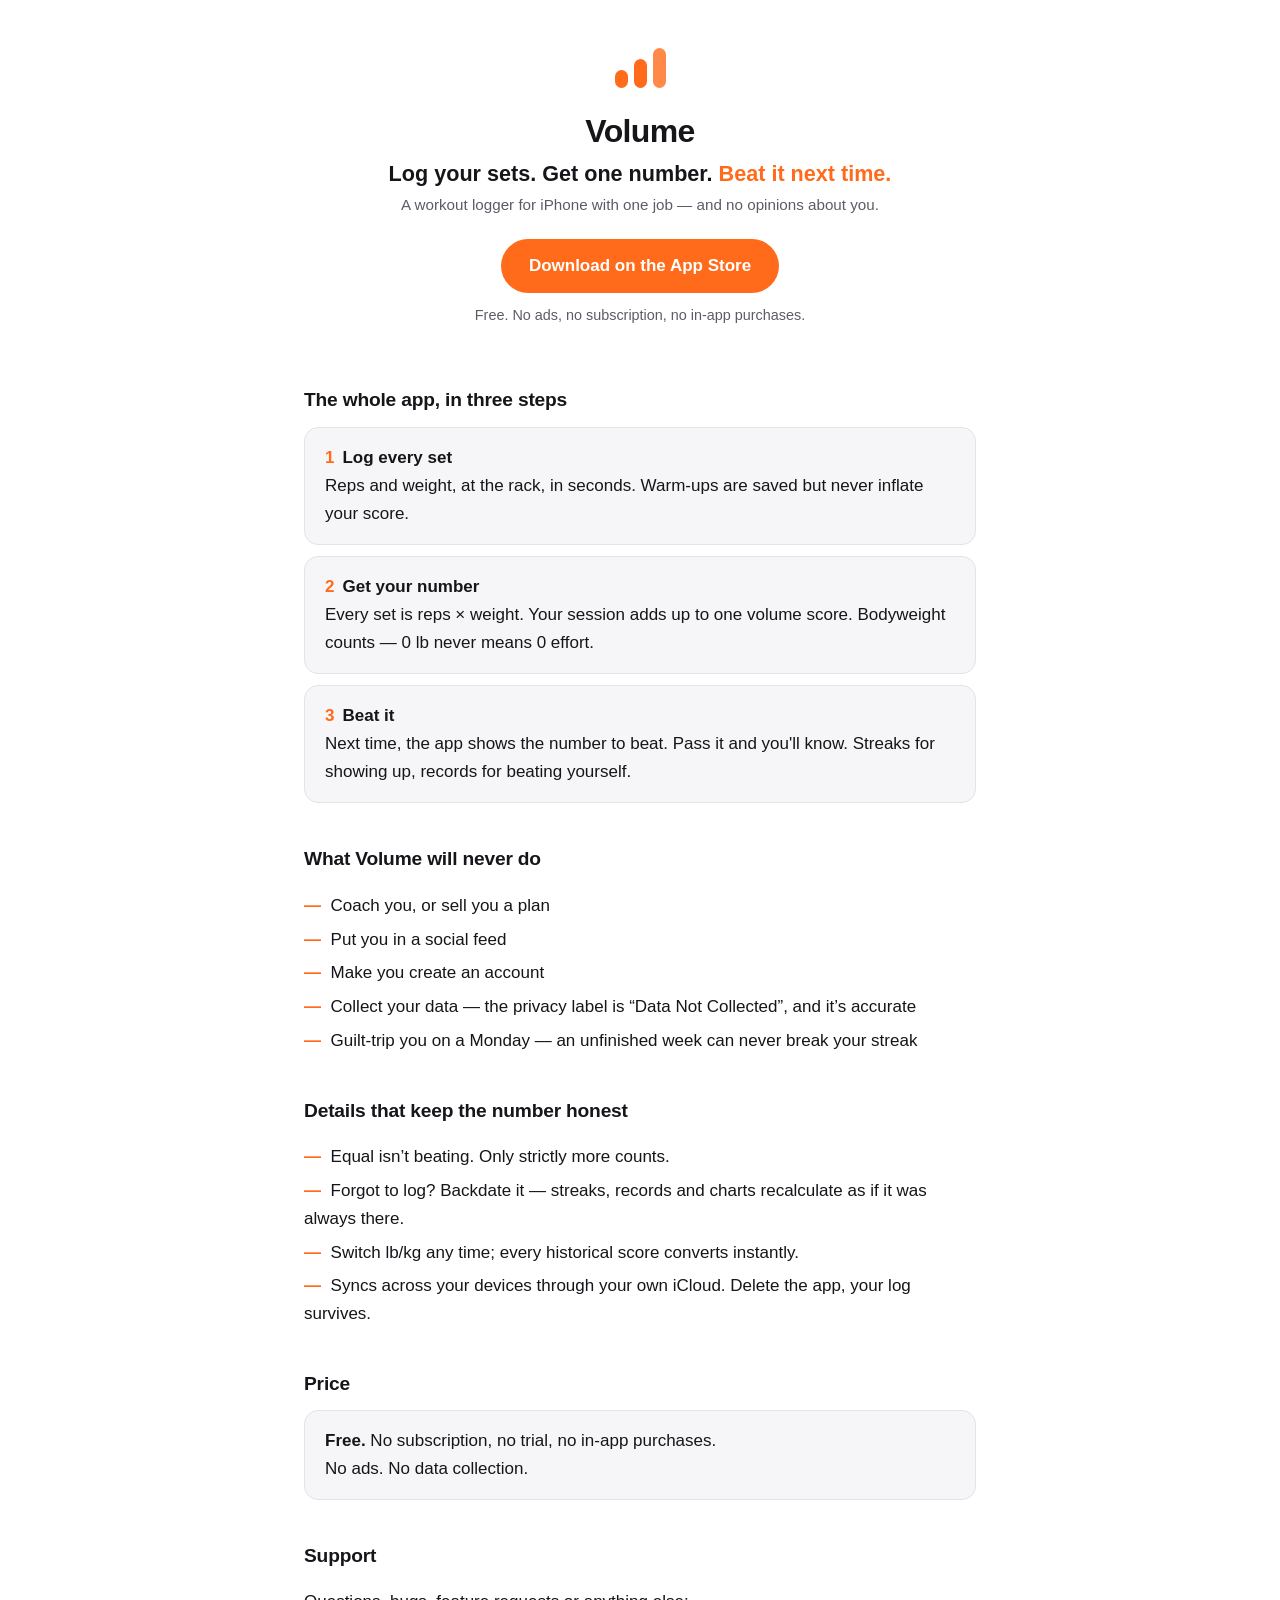
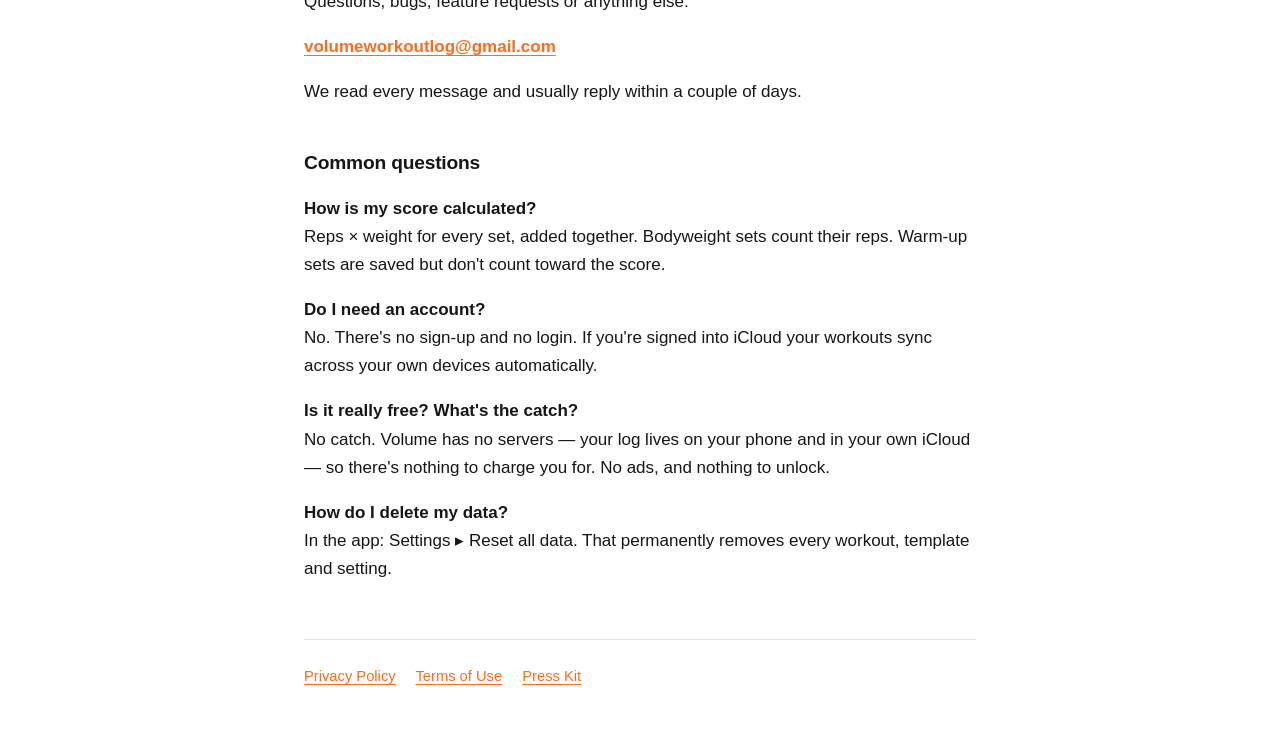
<file: docs/index.html>
<!doctype html>
<html lang="en">
<head>
<meta charset="utf-8">
<meta name="viewport" content="width=device-width, initial-scale=1">
<title>Volume — Log your sets. Get one number. Beat it.</title>
<meta name="description" content="A workout logger for iPhone with one job: tell you if you beat last time. No coaching, no plans, no social feed. Free — no ads, no subscription.">
<meta property="og:title" content="Volume — Workout Log">
<meta property="og:description" content="Log your sets. Get one number. Beat it next time.">
<link rel="stylesheet" href="style.css">
<style>
  .hero { text-align: center; padding: 0.5rem 0 1rem; }
  .hero .logo { justify-content: center; margin-left: auto; margin-right: auto; }
  .tagline { font-size: 1.35rem; font-weight: 650; margin: 0.25rem 0 0; }
  .tagline em { color: var(--accent); font-style: normal; }
  .cta {
    display: inline-block; margin-top: 1.4rem; background: var(--accent); color: #fff;
    padding: 0.8rem 1.75rem; border-radius: 99px; font-weight: 650; text-decoration: none;
  }
  .cta-note { display: block; margin-top: 0.7rem; font-size: 0.9rem; color: var(--muted); }
  .step { background: var(--card); border: 1px solid var(--hairline); border-radius: 14px;
    padding: 1rem 1.25rem; margin: 0.7rem 0; }
  .step b { display: block; }
  .step .n { color: var(--accent); font-weight: 800; margin-right: 0.5rem; }
  ul.nots { list-style: none; padding: 0; }
  ul.nots li::before { content: "—"; color: var(--accent); margin-right: 0.6rem; font-weight: 800; }
</style>
</head>
<body>
<main>
  <div class="hero">
    <div class="logo" aria-hidden="true"><span></span><span></span><span></span></div>
    <h1>Volume</h1>
    <p class="tagline">Log your sets. Get one number. <em>Beat it next time.</em></p>
    <p class="updated" style="margin-bottom:0">A workout logger for iPhone with one job — and no opinions about you.</p>
    <a class="cta" href="https://apps.apple.com/us/app/volume-workout-log/id6793364218">Download on the App&nbsp;Store</a>
    <span class="cta-note">Free. No ads, no subscription, no in-app purchases.</span>
  </div>

  <h2>The whole app, in three steps</h2>
  <div class="step"><b><span class="n">1</span>Log every set</b>
    Reps and weight, at the rack, in seconds. Warm-ups are saved but never inflate your score.</div>
  <div class="step"><b><span class="n">2</span>Get your number</b>
    Every set is reps × weight. Your session adds up to one volume score. Bodyweight counts — 0 lb never means 0 effort.</div>
  <div class="step"><b><span class="n">3</span>Beat it</b>
    Next time, the app shows the number to beat. Pass it and you'll know. Streaks for showing up, records for beating yourself.</div>

  <h2>What Volume will never do</h2>
  <ul class="nots">
    <li>Coach you, or sell you a plan</li>
    <li>Put you in a social feed</li>
    <li>Make you create an account</li>
    <li>Collect your data — the privacy label is “Data Not Collected”, and it’s accurate</li>
    <li>Guilt-trip you on a Monday — an unfinished week can never break your streak</li>
  </ul>

  <h2>Details that keep the number honest</h2>
  <ul class="nots">
    <li>Equal isn’t beating. Only strictly more counts.</li>
    <li>Forgot to log? Backdate it — streaks, records and charts recalculate as if it was always there.</li>
    <li>Switch lb/kg any time; every historical score converts instantly.</li>
    <li>Syncs across your devices through your own iCloud. Delete the app, your log survives.</li>
  </ul>

  <h2>Price</h2>
  <div class="lede">
    <p style="margin:0"><strong>Free.</strong> No subscription, no trial, no in-app purchases.<br>
    No ads. No data collection.</p>
  </div>

  <h2 id="support">Support</h2>
  <p>Questions, bugs, feature requests or anything else:</p>
  <p><strong><a href="mailto:volumeworkoutlog@gmail.com">volumeworkoutlog@gmail.com</a></strong></p>
  <p>We read every message and usually reply within a couple of days.</p>

  <h2>Common questions</h2>

  <p><strong>How is my score calculated?</strong><br>
  Reps × weight for every set, added together. Bodyweight sets count their reps. Warm-up
  sets are saved but don't count toward the score.</p>

  <p><strong>Do I need an account?</strong><br>
  No. There's no sign-up and no login. If you're signed into iCloud your workouts sync
  across your own devices automatically.</p>

  <p><strong>Is it really free? What's the catch?</strong><br>
  No catch. Volume has no servers — your log lives on your phone and in your own iCloud —
  so there's nothing to charge you for. No ads, and nothing to unlock.</p>

  <p><strong>How do I delete my data?</strong><br>
  In the app: Settings ▸ Reset all data. That permanently removes every workout, template
  and setting.</p>

  <footer>
    <a href="privacy.html">Privacy Policy</a>
    <a href="terms.html">Terms of Use</a>
    <a href="press.html">Press Kit</a>
  </footer>
</main>
</body>
</html>
</file>
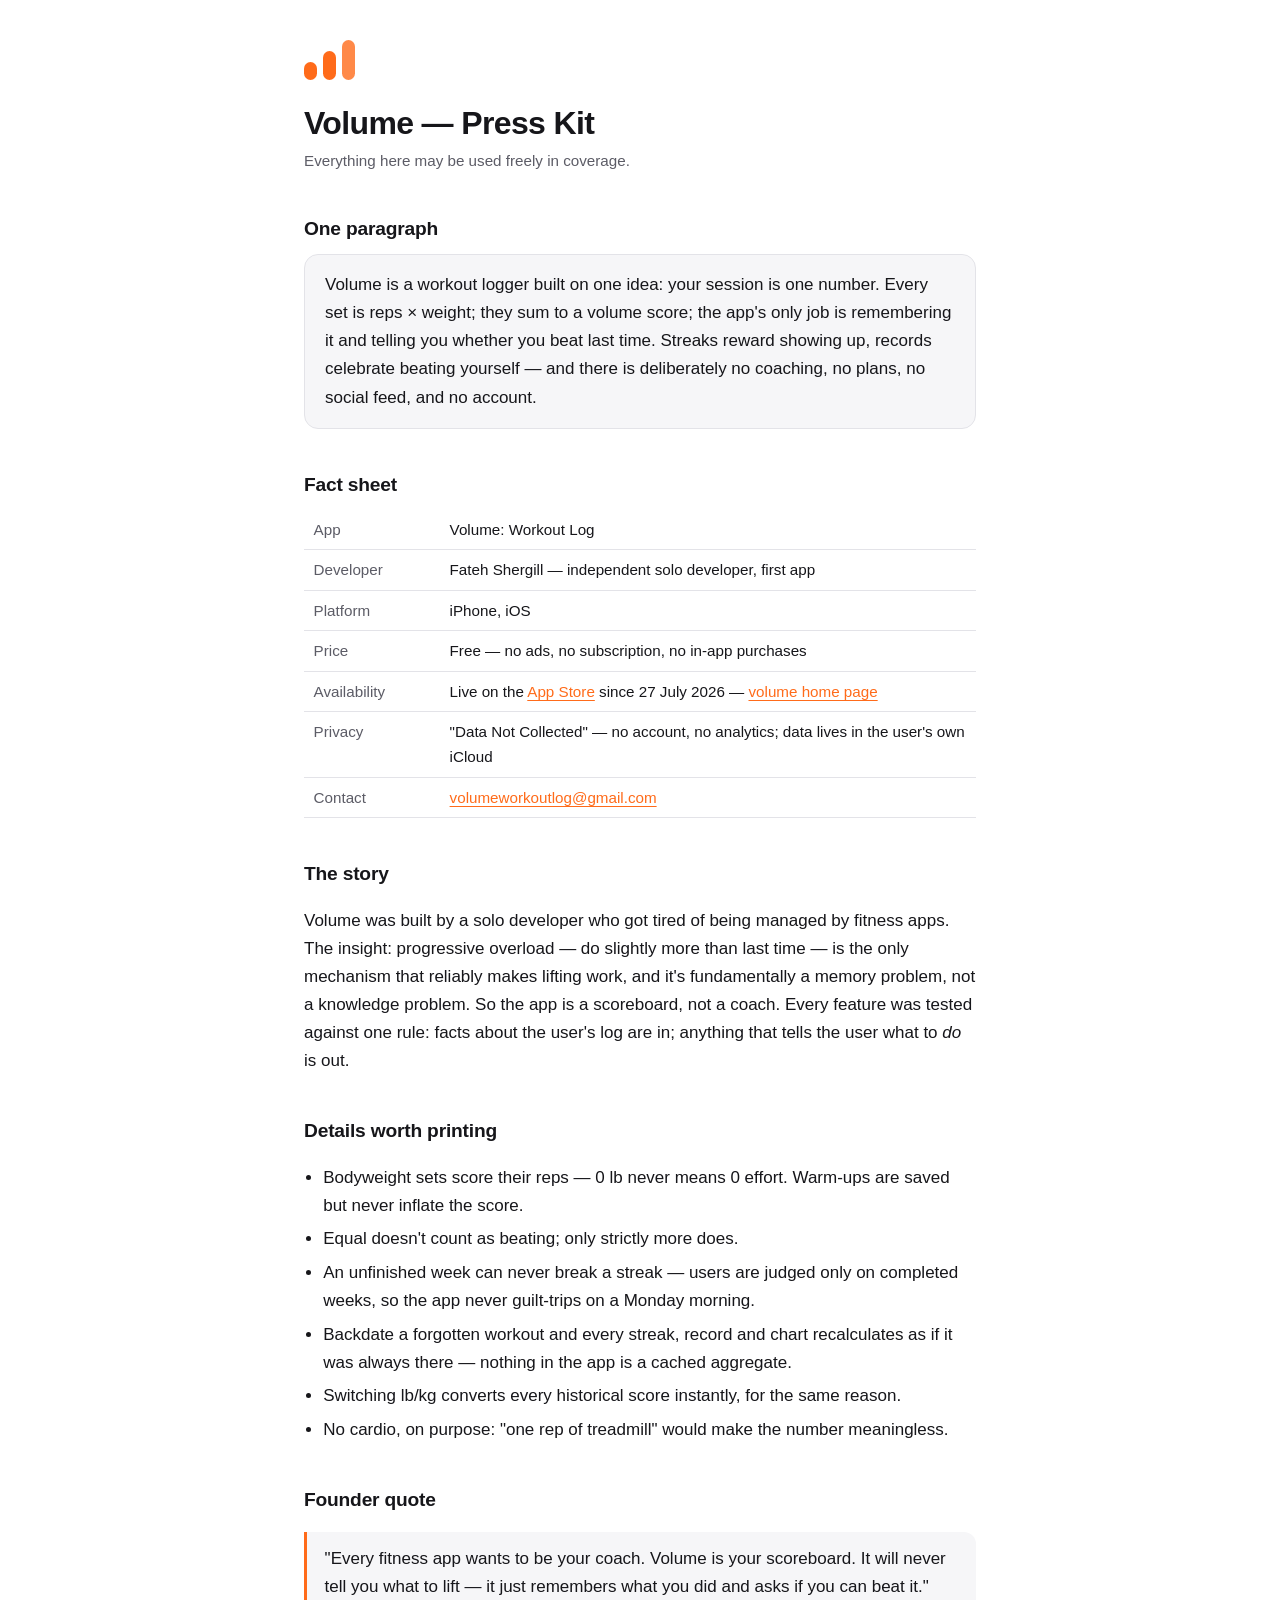
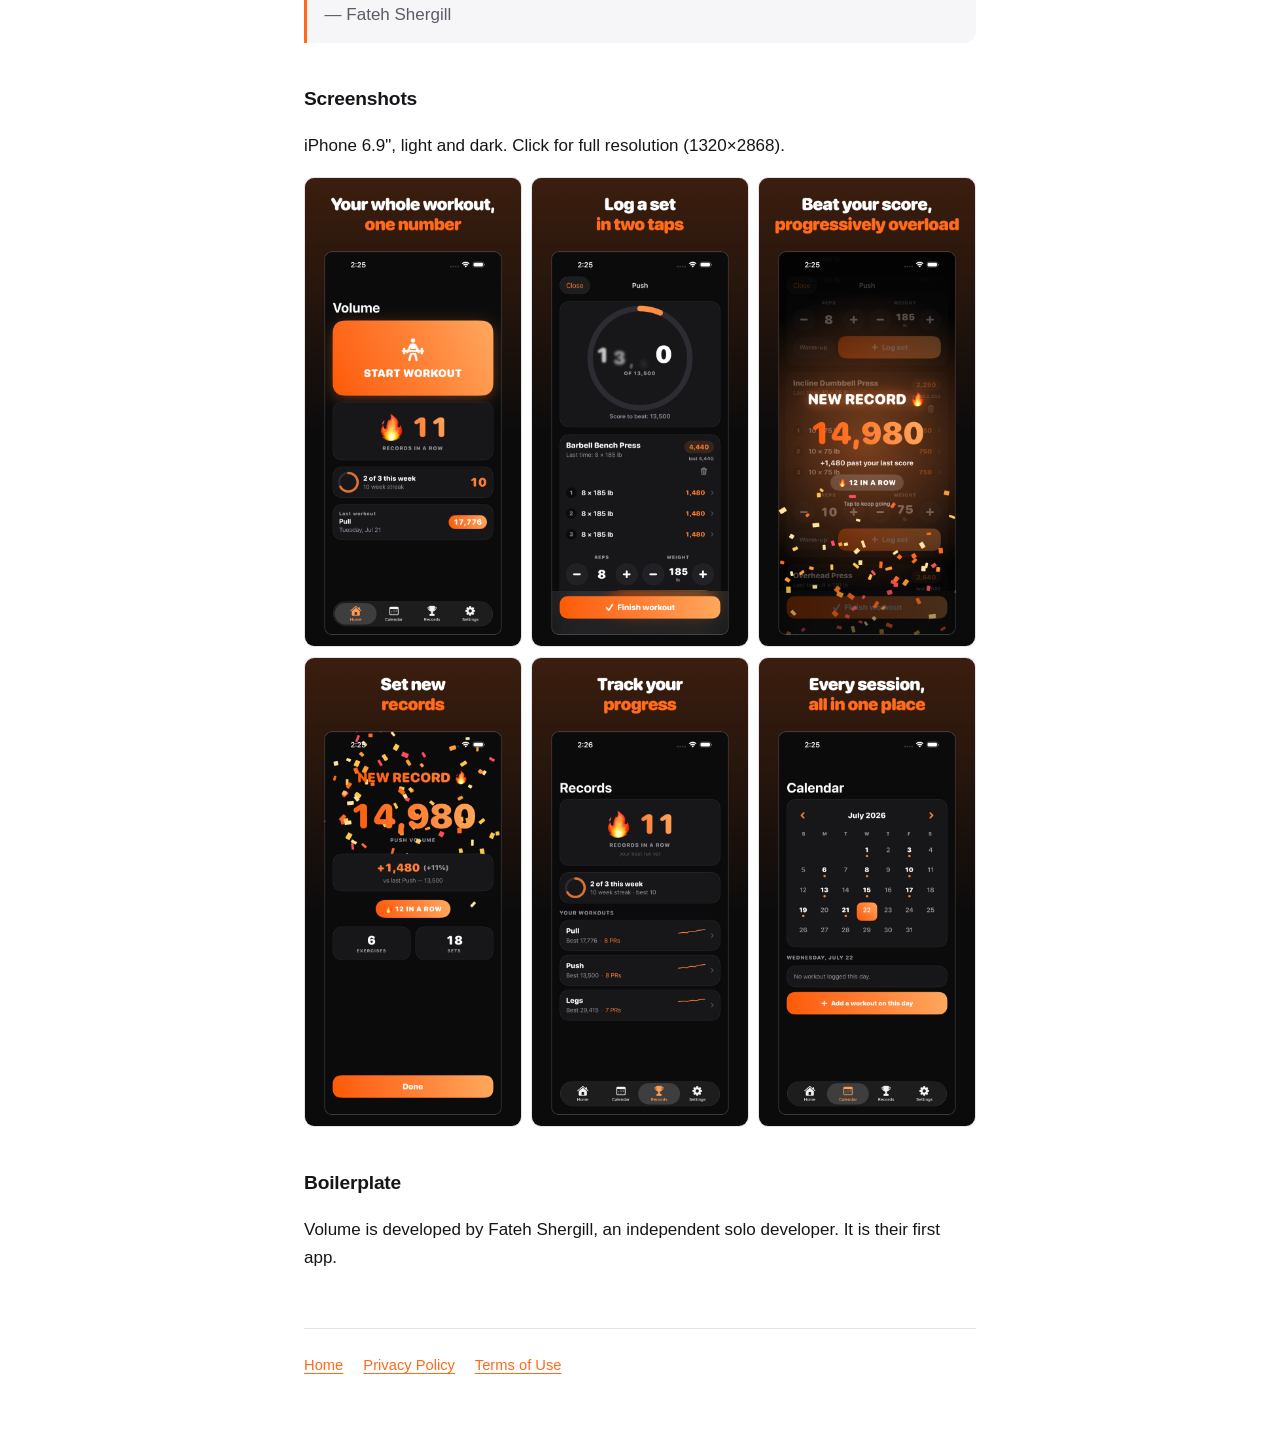
<file: docs/press.html>
<!doctype html>
<html lang="en">
<head>
<meta charset="utf-8">
<meta name="viewport" content="width=device-width, initial-scale=1">
<title>Volume — Press Kit</title>
<meta name="description" content="Press kit for Volume, the one-number workout logger for iPhone.">
<link rel="stylesheet" href="style.css">
<style>
  table { width: 100%; border-collapse: collapse; font-size: 0.95rem; }
  td { padding: 0.45rem 0.6rem; border-bottom: 1px solid var(--hairline); vertical-align: top; }
  td:first-child { color: var(--muted); white-space: nowrap; width: 8.5rem; }
  blockquote { background: var(--card); border-left: 3px solid var(--accent);
    border-radius: 0 12px 12px 0; margin: 1rem 0; padding: 0.85rem 1.1rem; }
  .shots { display: grid; grid-template-columns: repeat(3, 1fr); gap: 0.6rem; }
  .shots a img { width: 100%; border-radius: 10px; border: 1px solid var(--hairline); display: block; }
  @media (max-width: 540px) { .shots { grid-template-columns: repeat(2, 1fr); } }
</style>
</head>
<body>
<main>
  <div class="logo" aria-hidden="true"><span></span><span></span><span></span></div>
  <h1>Volume — Press Kit</h1>
  <p class="updated">Everything here may be used freely in coverage.</p>

  <h2>One paragraph</h2>
  <div class="lede">
    <p style="margin:0">Volume is a workout logger built on one idea: your session is one
    number. Every set is reps × weight; they sum to a volume score; the app's only job is
    remembering it and telling you whether you beat last time. Streaks reward showing up,
    records celebrate beating yourself — and there is deliberately no coaching, no plans,
    no social feed, and no account.</p>
  </div>

  <h2>Fact sheet</h2>
  <table>
    <tr><td>App</td><td>Volume: Workout Log</td></tr>
    <tr><td>Developer</td><td>Fateh Shergill — independent solo developer, first app</td></tr>
    <tr><td>Platform</td><td>iPhone, iOS</td></tr>
    <tr><td>Price</td><td>Free — no ads, no subscription, no in-app purchases</td></tr>
    <tr><td>Availability</td><td>Live on the <a href="https://apps.apple.com/us/app/volume-workout-log/id6793364218">App Store</a> since 27 July 2026 — <a href="index.html">volume home page</a></td></tr>
    <tr><td>Privacy</td><td>"Data Not Collected" — no account, no analytics; data lives in the user's own iCloud</td></tr>
    <tr><td>Contact</td><td><a href="mailto:volumeworkoutlog@gmail.com">volumeworkoutlog@gmail.com</a></td></tr>
  </table>

  <h2>The story</h2>
  <p>Volume was built by a solo developer who got tired of being managed by fitness apps.
  The insight: progressive overload — do slightly more than last time — is the only
  mechanism that reliably makes lifting work, and it's fundamentally a memory problem, not
  a knowledge problem. So the app is a scoreboard, not a coach. Every feature was tested
  against one rule: facts about the user's log are in; anything that tells the user what
  to <em>do</em> is out.</p>

  <h2>Details worth printing</h2>
  <ul>
    <li>Bodyweight sets score their reps — 0 lb never means 0 effort. Warm-ups are saved
    but never inflate the score.</li>
    <li>Equal doesn't count as beating; only strictly more does.</li>
    <li>An unfinished week can never break a streak — users are judged only on completed
    weeks, so the app never guilt-trips on a Monday morning.</li>
    <li>Backdate a forgotten workout and every streak, record and chart recalculates as if
    it was always there — nothing in the app is a cached aggregate.</li>
    <li>Switching lb/kg converts every historical score instantly, for the same reason.</li>
    <li>No cardio, on purpose: "one rep of treadmill" would make the number meaningless.</li>
  </ul>

  <h2>Founder quote</h2>
  <blockquote>
    <p style="margin:0">"Every fitness app wants to be your coach. Volume is your
    scoreboard. It will never tell you what to lift — it just remembers what you did and
    asks if you can beat it."<br><span style="color:var(--muted)">— Fateh Shergill</span></p>
  </blockquote>

  <h2>Screenshots</h2>
  <p>iPhone 6.9", light and dark. Click for full resolution (1320×2868).</p>
  <div class="shots">
    <a href="press/1-home.png"><img src="press/1-home.png" alt="Home screen with volume score and streak" loading="lazy"></a>
    <a href="press/2-active-workout.png"><img src="press/2-active-workout.png" alt="Active workout logging with live score" loading="lazy"></a>
    <a href="press/3-new-record.png"><img src="press/3-new-record.png" alt="New record celebration" loading="lazy"></a>
    <a href="press/4-summary.png"><img src="press/4-summary.png" alt="Workout summary" loading="lazy"></a>
    <a href="press/5-records.png"><img src="press/5-records.png" alt="Records tab with streaks and PRs" loading="lazy"></a>
    <a href="press/6-calendar.png"><img src="press/6-calendar.png" alt="Calendar with workout dots" loading="lazy"></a>
  </div>

  <h2>Boilerplate</h2>
  <p>Volume is developed by Fateh Shergill, an independent solo developer. It is their first app.</p>

  <footer>
    <a href="index.html">Home</a>
    <a href="privacy.html">Privacy Policy</a>
    <a href="terms.html">Terms of Use</a>
  </footer>
</main>
</body>
</html>
</file>
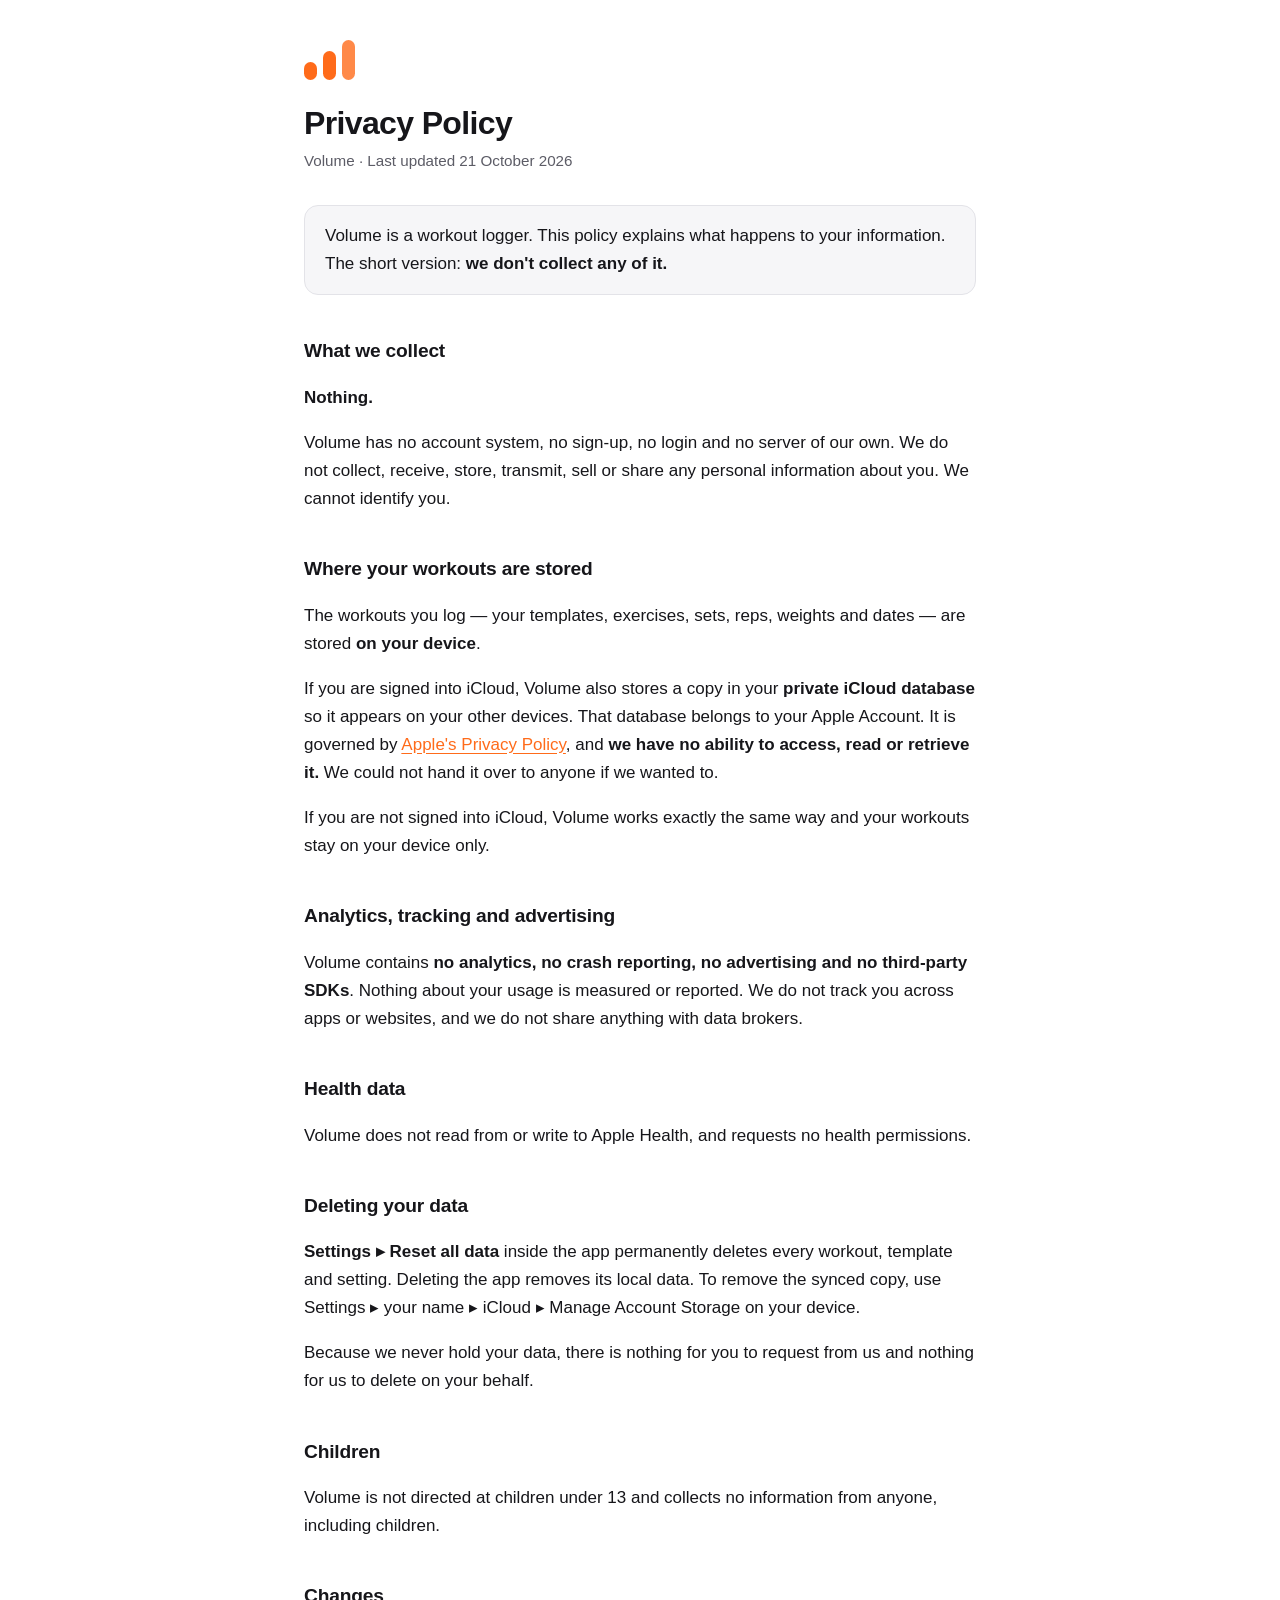
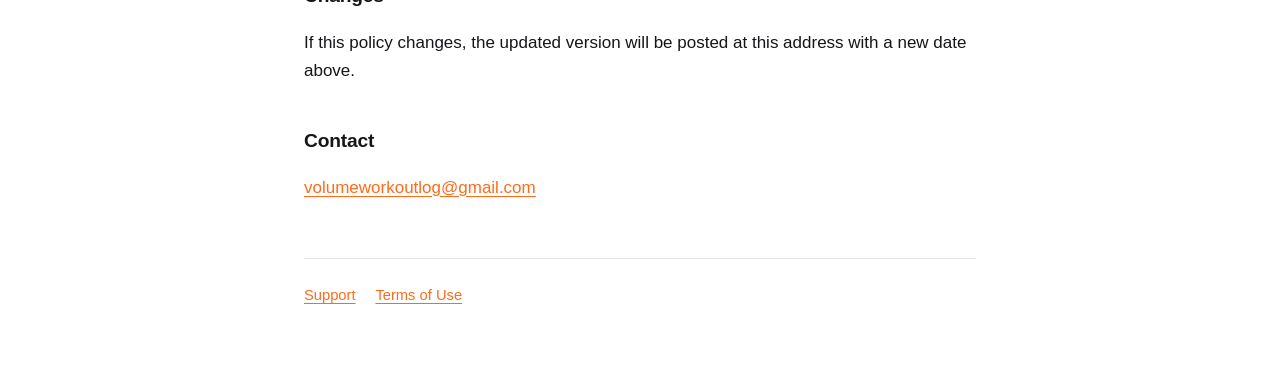
<file: docs/privacy.html>
<!doctype html>
<html lang="en">
<head>
<meta charset="utf-8">
<meta name="viewport" content="width=device-width, initial-scale=1">
<title>Privacy Policy — Volume</title>
<link rel="stylesheet" href="style.css">
</head>
<body>
<main>
  <div class="logo" aria-hidden="true"><span></span><span></span><span></span></div>

  <h1>Privacy Policy</h1>
  <p class="updated">Volume · Last updated 21 October 2026</p>

  <div class="lede">
    <p style="margin:0">Volume is a workout logger. This policy explains what happens to
    your information. The short version: <strong>we don't collect any of it.</strong></p>
  </div>

  <h2>What we collect</h2>
  <p><strong>Nothing.</strong></p>
  <p>Volume has no account system, no sign-up, no login and no server of our own. We do not
  collect, receive, store, transmit, sell or share any personal information about you. We
  cannot identify you.</p>

  <h2>Where your workouts are stored</h2>
  <p>The workouts you log — your templates, exercises, sets, reps, weights and dates — are
  stored <strong>on your device</strong>.</p>
  <p>If you are signed into iCloud, Volume also stores a copy in your <strong>private iCloud
  database</strong> so it appears on your other devices. That database belongs to your Apple
  Account. It is governed by <a href="https://www.apple.com/legal/privacy/">Apple's Privacy
  Policy</a>, and <strong>we have no ability to access, read or retrieve it.</strong> We
  could not hand it over to anyone if we wanted to.</p>
  <p>If you are not signed into iCloud, Volume works exactly the same way and your workouts
  stay on your device only.</p>

  <h2>Analytics, tracking and advertising</h2>
  <p>Volume contains <strong>no analytics, no crash reporting, no advertising and no
  third-party SDKs</strong>. Nothing about your usage is measured or reported. We do not
  track you across apps or websites, and we do not share anything with data brokers.</p>

  <h2>Health data</h2>
  <p>Volume does not read from or write to Apple Health, and requests no health
  permissions.</p>

  <h2>Deleting your data</h2>
  <p><strong>Settings ▸ Reset all data</strong> inside the app permanently deletes every
  workout, template and setting. Deleting the app removes its local data. To remove the
  synced copy, use Settings ▸ your name ▸ iCloud ▸ Manage Account Storage on your device.</p>
  <p>Because we never hold your data, there is nothing for you to request from us and
  nothing for us to delete on your behalf.</p>

  <h2>Children</h2>
  <p>Volume is not directed at children under 13 and collects no information from anyone,
  including children.</p>

  <h2>Changes</h2>
  <p>If this policy changes, the updated version will be posted at this address with a new
  date above.</p>

  <h2>Contact</h2>
  <p><a href="mailto:volumeworkoutlog@gmail.com">volumeworkoutlog@gmail.com</a></p>

  <footer>
    <a href="index.html">Support</a>
    <a href="terms.html">Terms of Use</a>
  </footer>
</main>
</body>
</html>
</file>
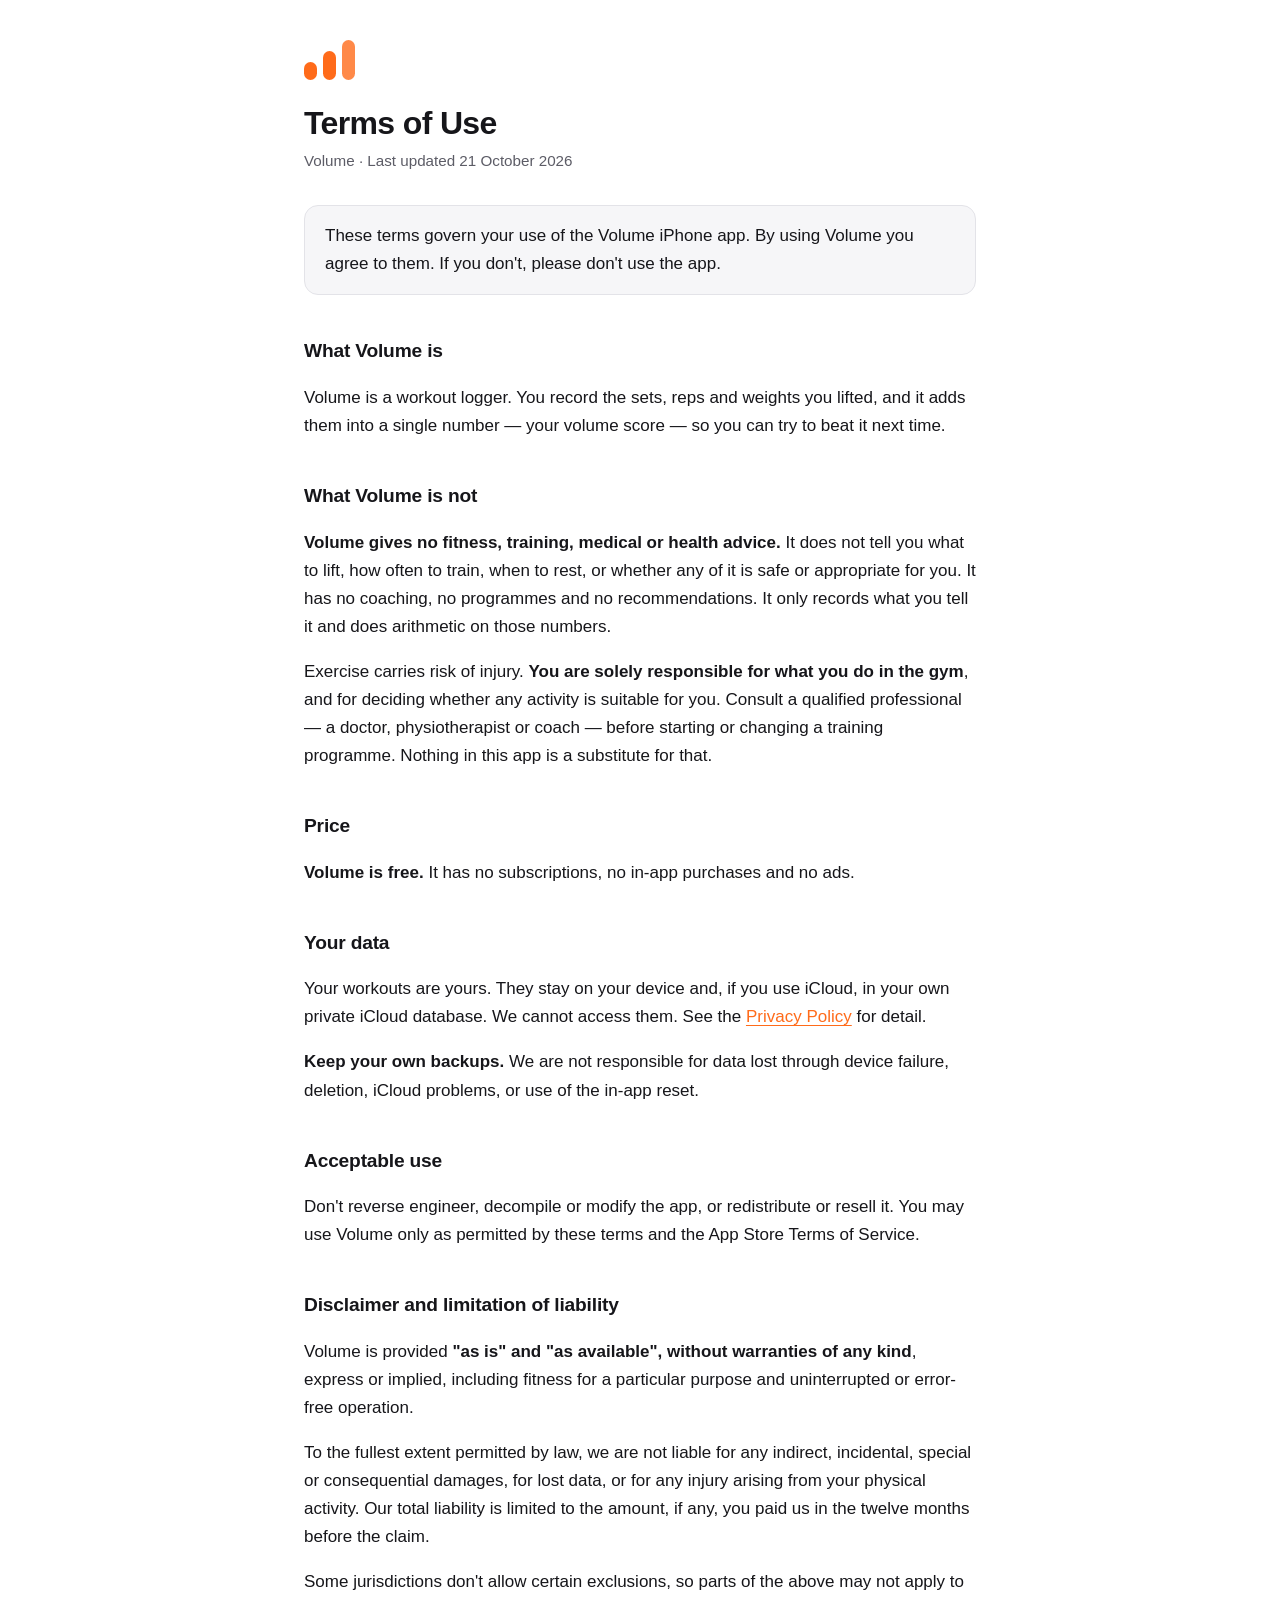
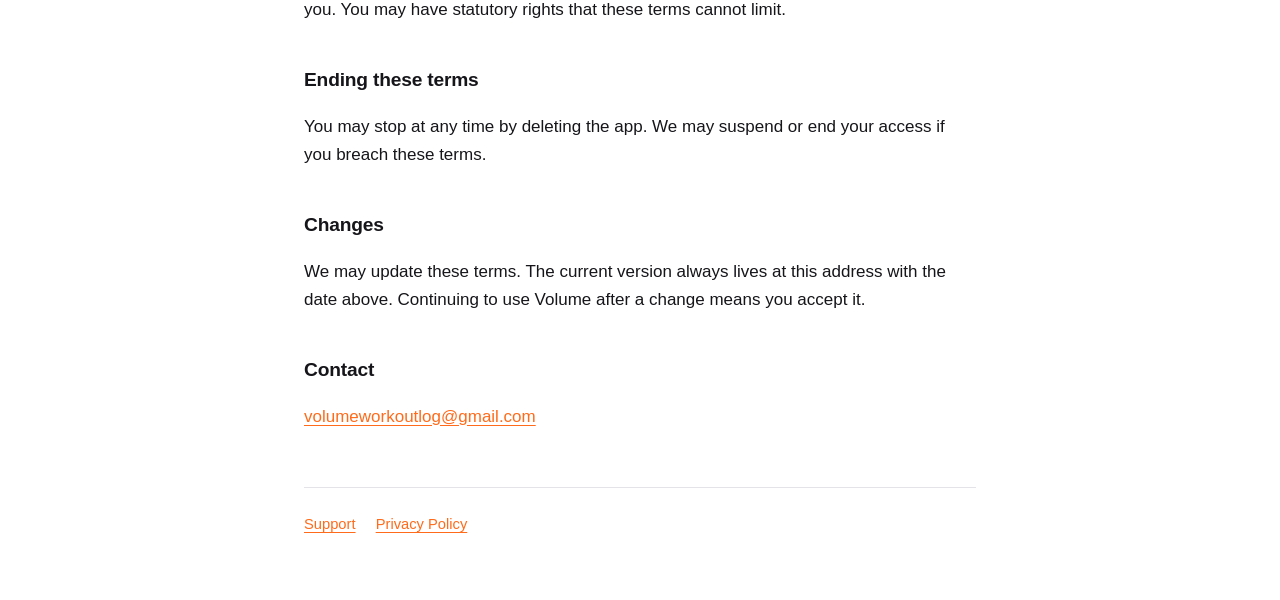
<file: docs/terms.html>
<!doctype html>
<html lang="en">
<head>
<meta charset="utf-8">
<meta name="viewport" content="width=device-width, initial-scale=1">
<title>Terms of Use — Volume</title>
<link rel="stylesheet" href="style.css">
</head>
<body>
<main>
  <div class="logo" aria-hidden="true"><span></span><span></span><span></span></div>

  <h1>Terms of Use</h1>
  <p class="updated">Volume · Last updated 21 October 2026</p>

  <div class="lede">
    <p style="margin:0">These terms govern your use of the Volume iPhone app. By using
    Volume you agree to them. If you don't, please don't use the app.</p>
  </div>

  <h2>What Volume is</h2>
  <p>Volume is a workout logger. You record the sets, reps and weights you lifted, and it
  adds them into a single number — your volume score — so you can try to beat it next
  time.</p>

  <h2>What Volume is not</h2>
  <p><strong>Volume gives no fitness, training, medical or health advice.</strong> It does
  not tell you what to lift, how often to train, when to rest, or whether any of it is safe
  or appropriate for you. It has no coaching, no programmes and no recommendations. It only
  records what you tell it and does arithmetic on those numbers.</p>
  <p>Exercise carries risk of injury. <strong>You are solely responsible for what you do in
  the gym</strong>, and for deciding whether any activity is suitable for you. Consult a
  qualified professional — a doctor, physiotherapist or coach — before starting or changing
  a training programme. Nothing in this app is a substitute for that.</p>

  <h2>Price</h2>
  <p><strong>Volume is free.</strong> It has no subscriptions, no in-app purchases and no
  ads.</p>

  <h2>Your data</h2>
  <p>Your workouts are yours. They stay on your device and, if you use iCloud, in your own
  private iCloud database. We cannot access them. See the
  <a href="privacy.html">Privacy Policy</a> for detail.</p>
  <p><strong>Keep your own backups.</strong> We are not responsible for data lost through
  device failure, deletion, iCloud problems, or use of the in-app reset.</p>

  <h2>Acceptable use</h2>
  <p>Don't reverse engineer, decompile or modify the app, or redistribute or resell it. You
  may use Volume only as permitted by these terms and the App Store Terms of Service.</p>

  <h2>Disclaimer and limitation of liability</h2>
  <p>Volume is provided <strong>"as is" and "as available", without warranties of any
  kind</strong>, express or implied, including fitness for a particular purpose and
  uninterrupted or error-free operation.</p>
  <p>To the fullest extent permitted by law, we are not liable for any indirect, incidental,
  special or consequential damages, for lost data, or for any injury arising from your
  physical activity. Our total liability is limited to the amount, if any, you paid us in
  the twelve months before the claim.</p>
  <p>Some jurisdictions don't allow certain exclusions, so parts of the above may not apply
  to you. You may have statutory rights that these terms cannot limit.</p>

  <h2>Ending these terms</h2>
  <p>You may stop at any time by deleting the app. We may
  suspend or end your access if you breach these terms.</p>

  <h2>Changes</h2>
  <p>We may update these terms. The current version always lives at this address with the
  date above. Continuing to use Volume after a change means you accept it.</p>

  <h2>Contact</h2>
  <p><a href="mailto:volumeworkoutlog@gmail.com">volumeworkoutlog@gmail.com</a></p>

  <footer>
    <a href="index.html">Support</a>
    <a href="privacy.html">Privacy Policy</a>
  </footer>
</main>
</body>
</html>
</file>
<file: docs/style.css>
/* Shared styling for the Volume legal + support pages. Self-contained: no web fonts, no
   CDN, nothing external — so the pages always load, including for App Review. */

:root {
  --accent: #FF6B1A;
  --text: #16161a;
  --muted: #5c5c66;
  --bg: #ffffff;
  --card: #f6f6f8;
  --hairline: #e3e3e8;
}

@media (prefers-color-scheme: dark) {
  :root {
    --accent: #FF7F33;
    --text: #f2f2f5;
    --muted: #a0a0ad;
    --bg: #0b0b0c;
    --card: #17171a;
    --hairline: #2c2c32;
  }
}

* { box-sizing: border-box; }

body {
  margin: 0;
  padding: 2.5rem 1.25rem 4rem;
  background: var(--bg);
  color: var(--text);
  font: 17px/1.65 -apple-system, BlinkMacSystemFont, "Segoe UI", Roboto, Helvetica, Arial, sans-serif;
  -webkit-text-size-adjust: 100%;
}

main { max-width: 42rem; margin: 0 auto; }

.logo {
  display: flex;
  align-items: flex-end;
  gap: 6px;
  height: 40px;
  margin-bottom: 1.5rem;
}
.logo span {
  display: block;
  width: 13px;
  border-radius: 7px;
  background: var(--accent);
}
.logo span:nth-child(1) { height: 44%; }
.logo span:nth-child(2) { height: 72%; }
.logo span:nth-child(3) { height: 100%; opacity: 0.8; }

h1 { font-size: 2rem; line-height: 1.2; margin: 0 0 0.35rem; letter-spacing: -0.02em; }
h2 { font-size: 1.2rem; margin: 2.5rem 0 0.6rem; letter-spacing: -0.01em; }
.updated { color: var(--muted); font-size: 0.95rem; margin: 0 0 2rem; }
p, li { color: var(--text); }
strong { font-weight: 650; }
a { color: var(--accent); text-underline-offset: 3px; }

ul { padding-left: 1.2rem; }
li { margin: 0.35rem 0; }

.lede {
  background: var(--card);
  border: 1px solid var(--hairline);
  border-radius: 14px;
  padding: 1rem 1.25rem;
  margin: 0 0 1.5rem;
}

footer {
  margin-top: 3.5rem;
  padding-top: 1.5rem;
  border-top: 1px solid var(--hairline);
  color: var(--muted);
  font-size: 0.92rem;
}
footer a { margin-right: 1rem; }
</file>
